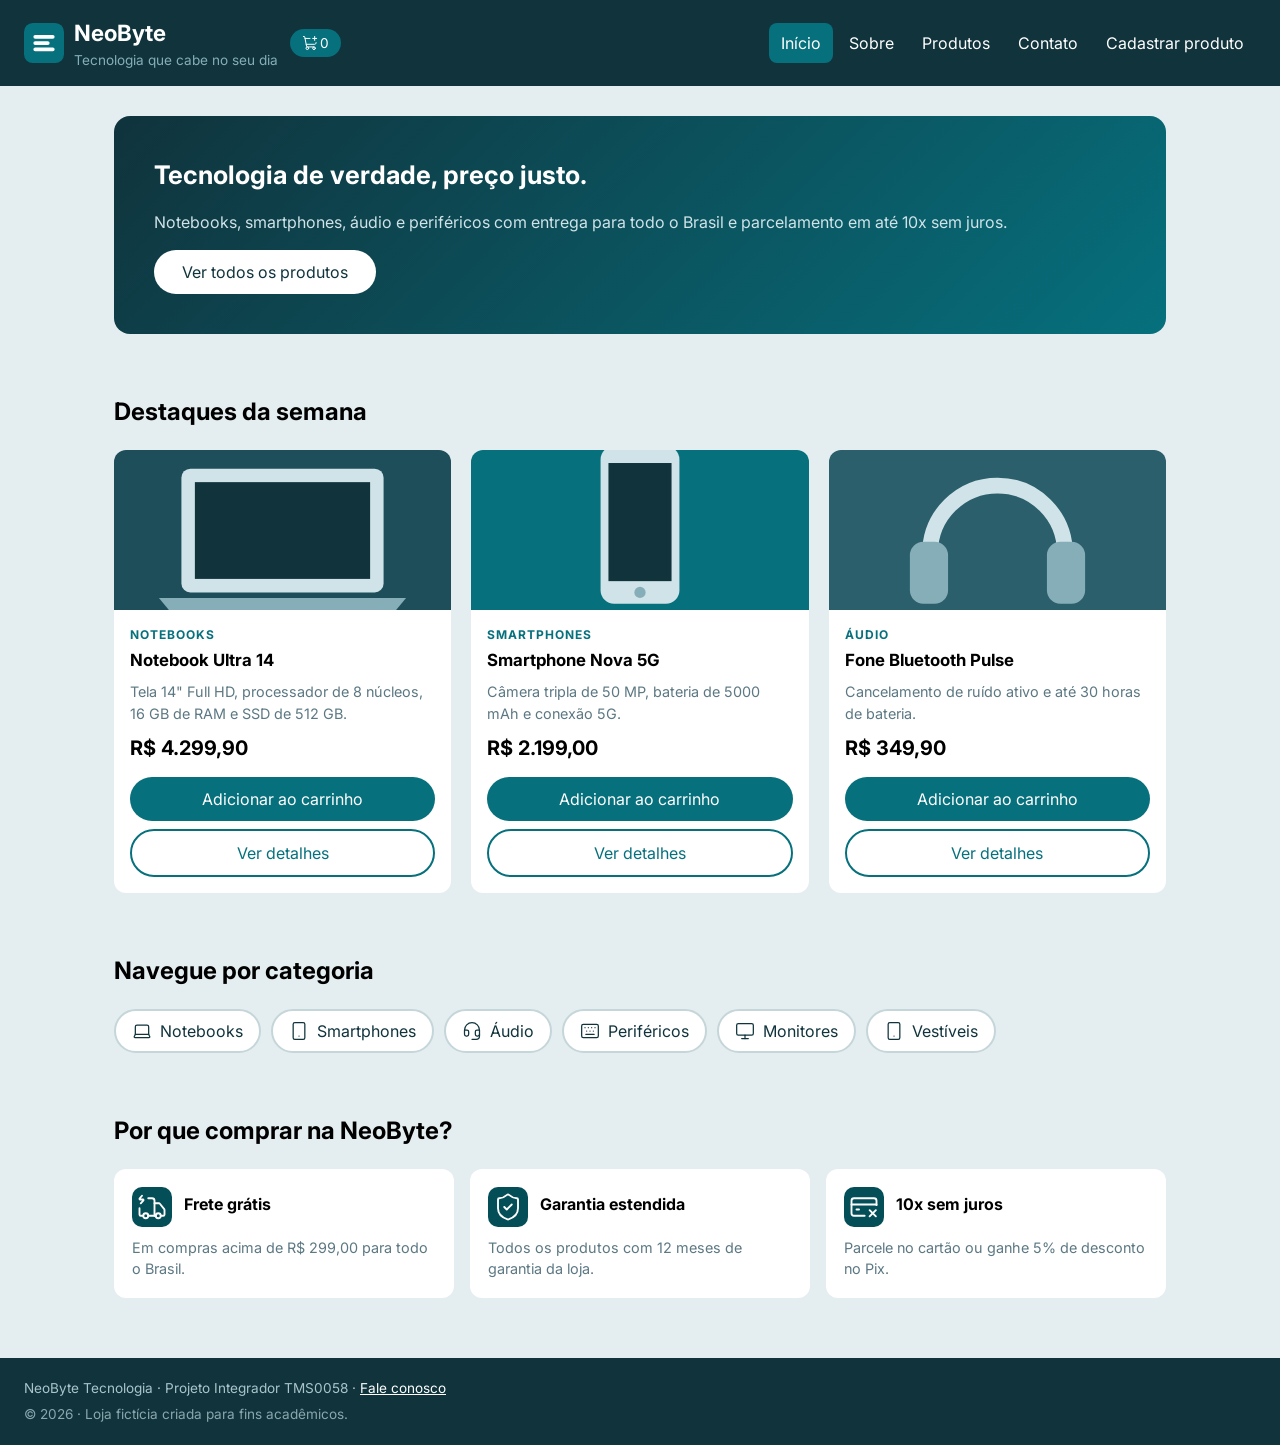
<file: pages/index.html>
<!DOCTYPE html>
<html lang="pt-br">

<head>
    <meta charset="UTF-8">
    <meta name="viewport" content="width=device-width, initial-scale=1.0">
    <meta name="description" content="NeoByte: loja virtual de produtos de tecnologia.">
    <title>Início | NeoByte Tecnologia</title>
    <link rel="icon" href="../img/logo.svg">
    
    <link rel="stylesheet" href="../css/style.css">
</head>

<body>
    
    <header class="topo">
        <div class="topo_barra">
            <a class="topo_marca" href="index.html">
                <img src="../img/logo.svg" alt="Logotipo NeoByte">
                <div>
                    <h1 class="topo_nome">NeoByte</h1>
                    <p class="topo_apoio">Tecnologia que cabe no seu dia</p>
                </div>
            </a>
            <div class="topo_acoes">
                <span class="carrinho" title="Itens no carrinho"><img src="../img/shopping-cart.svg" alt="Icone de Carrinho de Supermercado"> <span id="contador-carrinho">0</span></span>
                <button type="button" class="menu_botao" aria-expanded="false" aria-controls="menu-principal">☰</button>
            </div>
        </div>
        <nav class="menu" id="menu-principal" aria-label="Menu principal">
            <ul class="menu_lista">
                <li><a class="menu_link menu_link--ativo" aria-current="page" href="index.html">Início</a></li>
                <li><a class="menu_link" href="sobre.html">Sobre</a></li>
                <li><a class="menu_link" href="produtos.html">Produtos</a></li>
                <li><a class="menu_link" href="contato.html">Contato</a></li>
                <li><a class="menu_link" href="cadastro.html">Cadastrar produto</a></li>
            </ul>
        </nav>
    </header>

    <!-- Conteúdo principal -->
    <main>
        <section class="secao">
            <div class="destaque-hero">
                <h2>Tecnologia de verdade, preço justo.</h2>
                <p>Notebooks, smartphones, áudio e periféricos com entrega para todo o Brasil e parcelamento em até 10x
                    sem juros.</p>
                <a class="botao botao--claro" href="produtos.html">Ver todos os produtos</a>
            </div>
        </section>

        <section class="secao">
            <h2>Destaques da semana</h2>
            <!-- Os cards são gerados pelo JavaScript a partir do vetor de produtos -->
            <ul class="produtos" id="lista-destaques"></ul>
        </section>

        <section class="secao">
            <h2>Navegue por categoria</h2>
            <ul class="categorias">
                <li><a href="produtos.html?categoria=Notebooks"><img src="../img/laptop.svg" alt=""> Notebooks</a></li>
                <li><a href="produtos.html?categoria=Smartphones"><img src="../img/smartphone-icon.svg" alt=""> Smartphones</a></li>
                <li><a href="produtos.html?categoria=Áudio"><img src="../img/headset.svg" alt=""> Áudio</a></li>
                <li><a href="produtos.html?categoria=Periféricos"><img src="../img/keyboard.svg" alt=""> Periféricos</a></li>
                <li><a href="produtos.html?categoria=Monitores"><img src="../img/monitor-icon.svg" alt=""> Monitores</a></li>
                <li><a href="produtos.html?categoria=Vestíveis"><img src="../img/smartphone-icon.svg" alt=""> Vestíveis</a></li>
            </ul>
        </section>

        <section class="secao">
            <h2>Por que comprar na NeoByte?</h2>
            <ul class="grade-info">
                <li>
                    <div class="card-titulo">
                        <div class="icon-bg">
                            <img src="../img/truck.svg" alt="Imagem de um caminhão">
                        </div>
                        <h3>Frete grátis</h3>
                    </div>
                    <p>Em compras acima de R$ 299,00 para todo o Brasil.</p>
                </li>
                <li>
                    <div class="card-titulo">
                        <div class="icon-bg">
                            <img src="../img/shield.svg" alt="Imagem de um caminhão">
                        </div>
                        <h3>Garantia estendida</h3>
                    </div>

                    <p>Todos os produtos com 12 meses de garantia da loja.</p>
                </li>
                <li>
                    <div class="card-titulo">
                        <div class="icon-bg">
                            <img src="../img/creditcard.svg" alt="Imagem de um caminhão">
                        </div>
                        <h3>10x sem juros</h3>
                    </div>

                    <p>Parcele no cartão ou ganhe 5% de desconto no Pix.</p>
                </li>
            </ul>
        </section>

        <!-- Janela de detalhes do produto (preenchida pelo JavaScript) -->
        <dialog class="detalhes" id="detalhes">
            <img class="detalhes_img produto_figura" src="../img/padrao.svg" alt="">
            <div class="detalhes_corpo">
                <h3 class="detalhes_nome produto_nome"></h3>
                <p class="detalhes_desc produto_texto"></p>
                <dl>
                    <dt>Categoria</dt>
                    <dd class="detalhes_categoria"></dd>
                    <dt>Preço</dt>
                    <dd class="detalhes_preco"></dd>
                    <dt>Parcelamento</dt>
                    <dd class="detalhes_parcela"></dd>
                    <dt>Estoque</dt>
                    <dd class="detalhes_estoque"></dd>
                </dl>
                <button type="button" class="botao" id="fechar-detalhes">Fechar</button>
            </div>
        </dialog>
    </main>

    <!-- Rodapé -->
    <footer class="rodape">
        <p>NeoByte Tecnologia &middot; Projeto Integrador TMS0058 &middot; <a href="contato.html">Fale conosco</a></p>
        <p style="margin-top: 6px; opacity: 0.8;">&copy; 2026 &middot; Loja fictícia criada para fins acadêmicos.</p>
    </footer>

    <script src="../js/produtos.js"></script>
    <script src="../js/loja.js"></script>
</body>

</html>
</file>
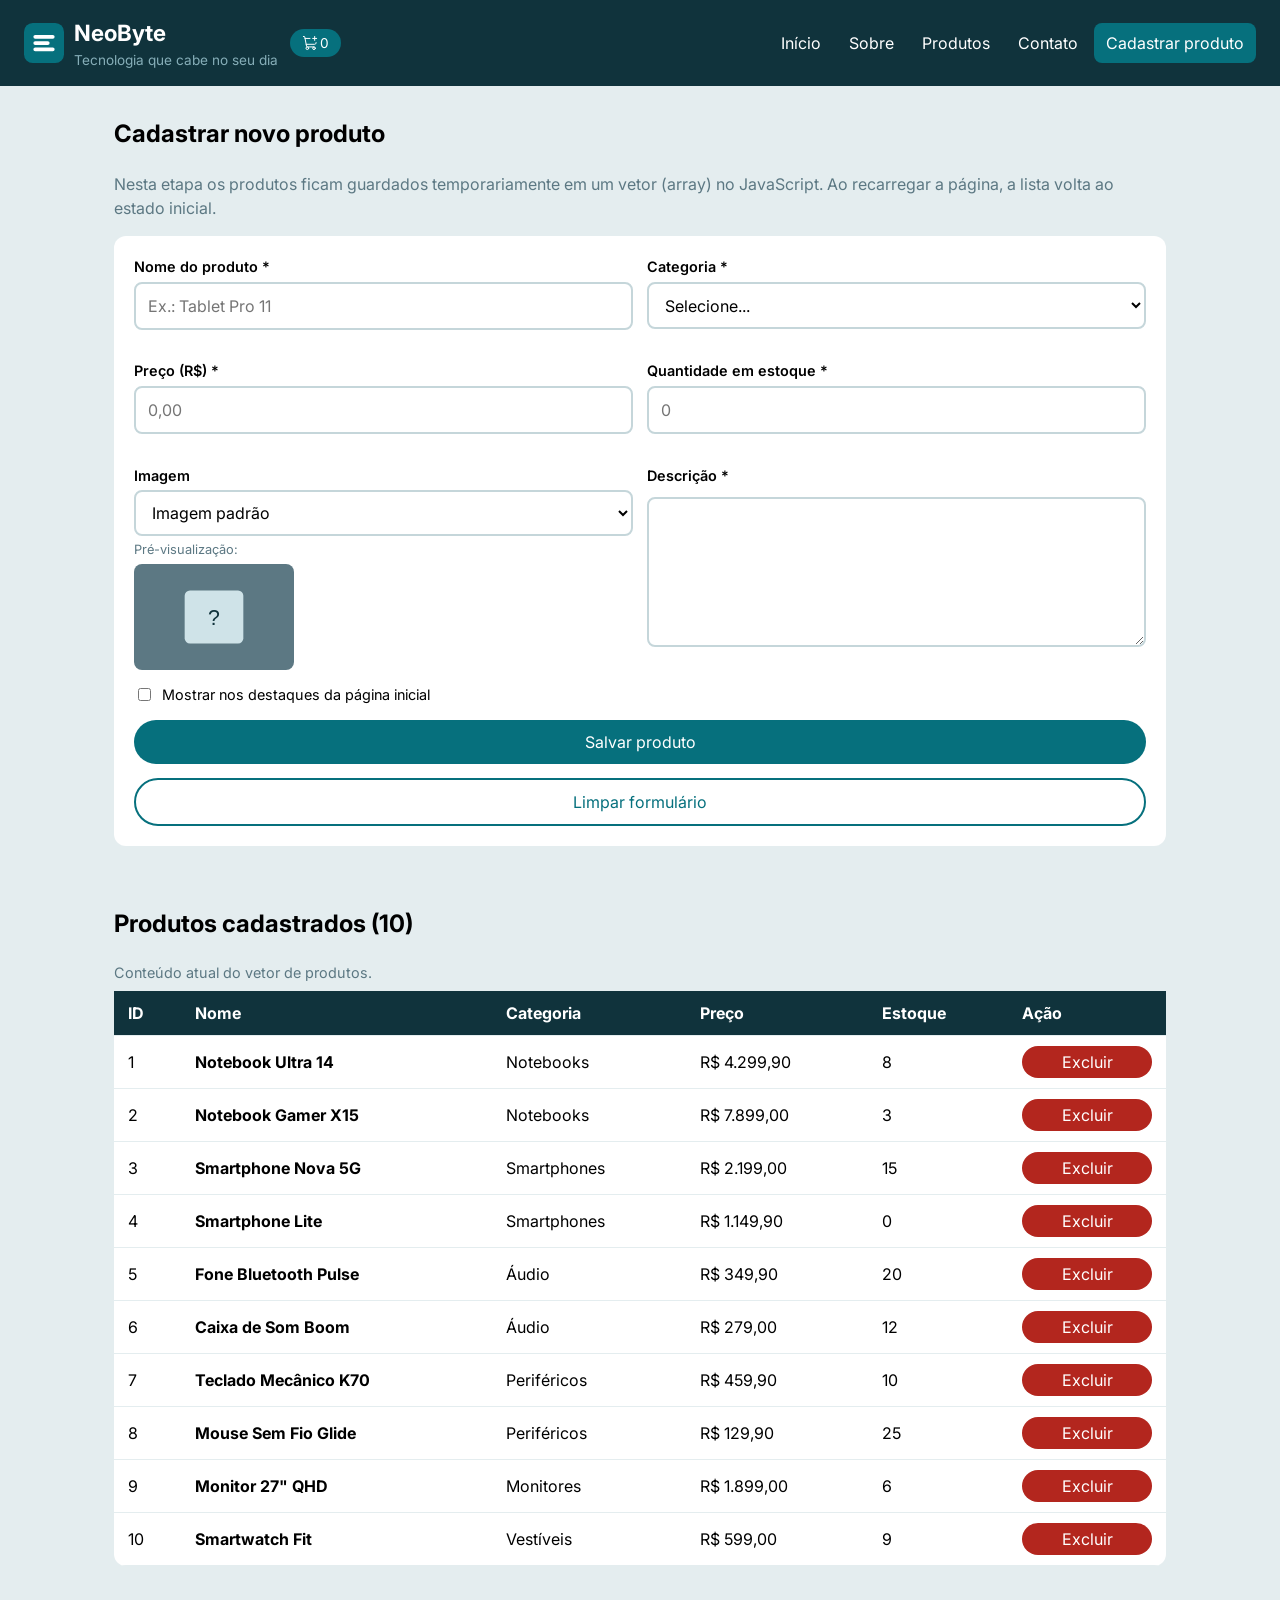
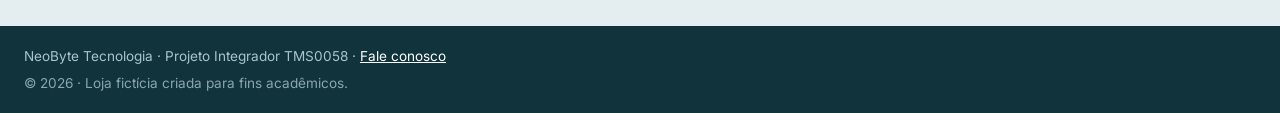
<file: pages/cadastro.html>
<!DOCTYPE html>
<html lang="pt-br">
<head>
    <meta charset="UTF-8">
    <meta name="viewport" content="width=device-width, initial-scale=1.0">
    <meta name="description" content="Cadastro de novos produtos da NeoByte.">
    <title>Cadastrar produto | NeoByte Tecnologia</title>
    <link rel="icon" href="../img/logo.svg">
   
    <link rel="stylesheet" href="../css/style.css">
</head>

<body>
   
    <header class="topo">
        <div class="topo_barra">
            <a class="topo_marca" href="index.html">
                <img src="../img/logo.svg" alt="Logotipo NeoByte">
                <div>
                    <h1 class="topo_nome">NeoByte</h1>
                    <p class="topo_apoio">Tecnologia que cabe no seu dia</p>
                </div>
            </a>
            <div class="topo_acoes">
                <span class="carrinho" title="Itens no carrinho"><img src="../img/shopping-cart.svg" alt="Icone de Carrinho de Supermercado"> <span id="contador-carrinho">0</span></span>
                <button type="button" class="menu_botao" aria-expanded="false" aria-controls="menu-principal">☰</button>
            </div>
        </div>
        <nav class="menu" id="menu-principal" aria-label="Menu principal">
            <ul class="menu_lista">
                <li><a class="menu_link" href="index.html">Início</a></li>
                <li><a class="menu_link" href="sobre.html">Sobre</a></li>
                <li><a class="menu_link" href="produtos.html">Produtos</a></li>
                <li><a class="menu_link" href="contato.html">Contato</a></li>
                <li><a class="menu_link menu_link--ativo" aria-current="page" href="cadastro.html">Cadastrar produto</a></li>
            </ul>
        </nav>
    </header>

   
    <main>
        <section class="secao">
            <h2>Cadastrar novo produto</h2>
            <p style="color: #5c7883; margin-top: 0;">Nesta etapa os produtos ficam guardados temporariamente em um vetor (array) no JavaScript. Ao recarregar a página, a lista volta ao estado inicial.</p>

            <form class="formulario formulario--duas" id="form-cadastro" novalidate>
                <div class="campo">
                    <label for="nome">Nome do produto *</label>
                    <input type="text" id="nome" name="nome" required minlength="3" maxlength="60" placeholder="Ex.: Tablet Pro 11">
                    <p class="campo_erro"></p>
                </div>
                <div class="campo">
                    <label for="categoria">Categoria *</label>
                    <select id="categoria" name="categoria" required>
                        <option value="">Selecione...</option>
                    </select>
                    <p class="campo_erro"></p>
                </div>
                <div class="campo">
                    <label for="preco">Preço (R$) *</label>
                    <input type="number" id="preco" name="preco" required min="0.01" max="100000" step="0.01" placeholder="0,00">
                    <p class="campo_erro"></p>
                </div>
                <div class="campo">
                    <label for="estoque">Quantidade em estoque *</label>
                    <input type="number" id="estoque" name="estoque" required min="0" step="1" placeholder="0">
                    <p class="campo_erro"></p>
                </div>
                <div class="campo">
                    <label for="imagem">Imagem</label>
                    <select id="imagem" name="imagem">
                        <option value="">Imagem padrão</option>
                        <option value="../img/notebook.svg">Notebook</option>
                        <option value="../img/smartphone.svg">Smartphone</option>
                        <option value="../img/fone.svg">Fone de ouvido</option>
                        <option value="../img/caixa-som.svg">Caixa de som</option>
                        <option value="../img/teclado.svg">Teclado</option>
                        <option value="../img/mouse.svg">Mouse</option>
                        <option value="../img/monitor.svg">Monitor</option>
                        <option value="../img/smartwatch.svg">Smartwatch</option>
                    </select>
                    <p class="campo_dica">Pré-visualização:</p>
                    <img id="previa-imagem" src="../img/padrao.svg" alt="Pré-visualização da imagem do produto" style="width: 160px; border-radius: 8px;">
                </div>
                <div class="campo">
                    <label for="descricao">Descrição *</label>
                    <textarea id="descricao" name="descricao" rows="5" required minlength="10" maxlength="200"></textarea>
                    <p class="campo_erro"></p>
                </div>
                <div class="campo campo--inteiro" style="grid-auto-flow: column; justify-content: start; align-items: center; gap: 8px;">
                    <input type="checkbox" id="destaque" name="destaque" style="width: auto;">
                    <label for="destaque" style="font-weight: normal;">Mostrar nos destaques da página inicial</label>
                </div>
                <p class="mensagem" id="mensagem-cadastro" role="status"></p>
                <button type="submit" class="botao">Salvar produto</button>
                <button type="reset" class="botao botao--secundario">Limpar formulário</button>
            </form>
        </section>

        <section class="secao">
            <h2>Produtos cadastrados (<span id="total-produtos">0</span>)</h2>
            <div class="tabela-rolagem">
                <table class="tabela" id="tabela-cadastrados">
                    <caption>Conteúdo atual do vetor de produtos.</caption>
                    <thead>
                        <tr>
                            <th scope="col">ID</th>
                            <th scope="col">Nome</th>
                            <th scope="col">Categoria</th>
                            <th scope="col">Preço</th>
                            <th scope="col">Estoque</th>
                            <th scope="col">Ação</th>
                        </tr>
                    </thead>
                    <tbody></tbody>
                </table>
            </div>
        </section>
    </main>

    
    <footer class="rodape">
        <p>NeoByte Tecnologia &middot; Projeto Integrador TMS0058 &middot; <a href="contato.html">Fale conosco</a></p>
        <p style="margin-top: 6px; opacity: 0.8;">&copy; 2026 &middot; Loja fictícia criada para fins acadêmicos.</p>
    </footer>

    <script src="../js/produtos.js"></script>
    <script src="../js/cadastro.js"></script>
</body>
</html>
</file>
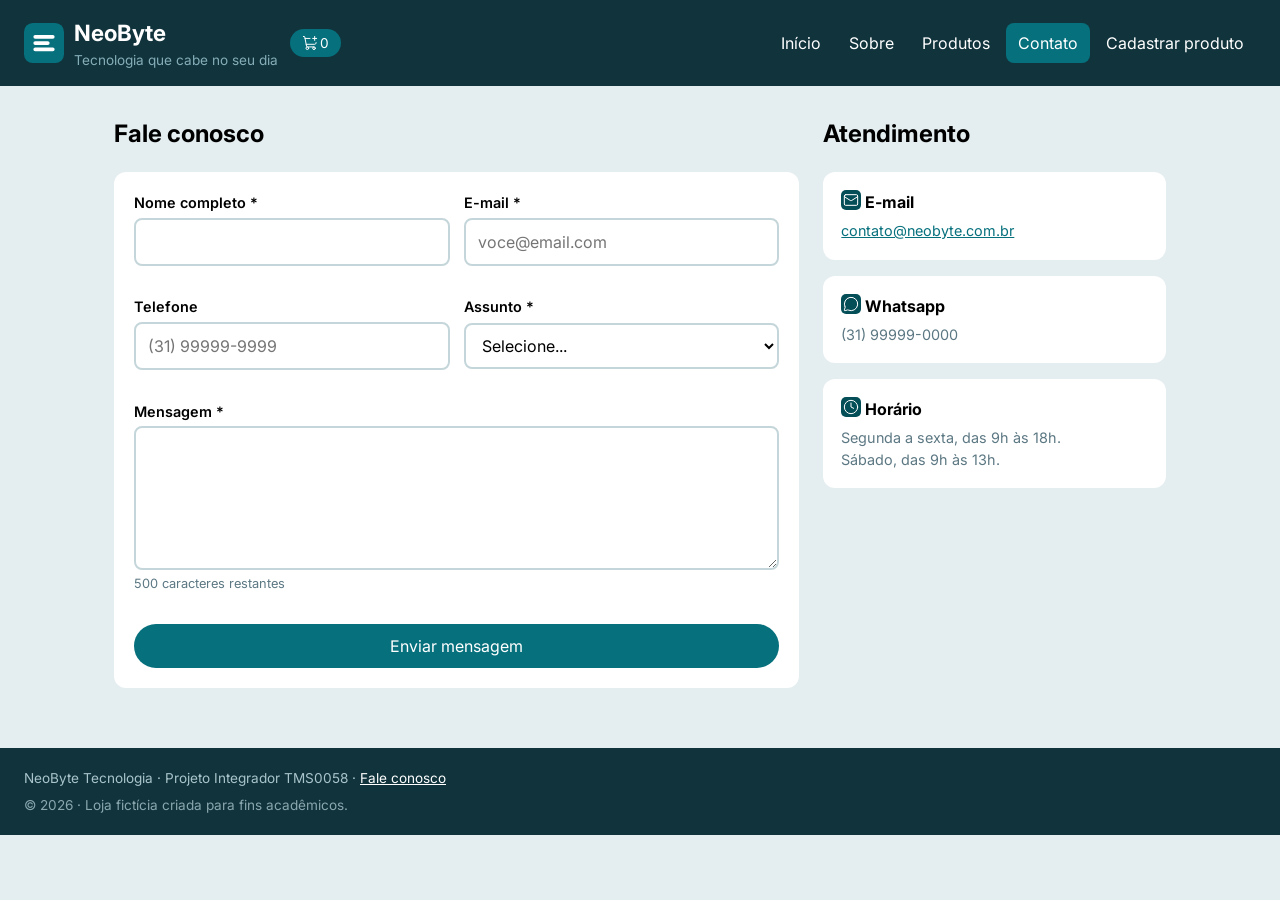
<file: pages/contato.html>
<!DOCTYPE html>
<html lang="pt-br">
<head>
    <meta charset="UTF-8">
    <meta name="viewport" content="width=device-width, initial-scale=1.0">
    <meta name="description" content="Fale com a NeoByte.">
    <title>Contato | NeoByte Tecnologia</title>
    <link rel="icon" href="../img/logo.svg">
  
    <link rel="stylesheet" href="../css/style.css">
</head>

<body>
    
    <header class="topo">
        <div class="topo_barra">
            <a class="topo_marca" href="index.html">
                <img src="../img/logo.svg" alt="Logotipo NeoByte">
                <div>
                    <h1 class="topo_nome">NeoByte</h1>
                    <p class="topo_apoio">Tecnologia que cabe no seu dia</p>
                </div>
            </a>
            <div class="topo_acoes">
                <span class="carrinho" title="Itens no carrinho"><img src="../img/shopping-cart.svg" alt="Icone de Carrinho de Supermercado"> <span id="contador-carrinho">0</span></span>
                <button type="button" class="menu_botao" aria-expanded="false" aria-controls="menu-principal">☰ Menu</button>
            </div>
        </div>
        <nav class="menu" id="menu-principal" aria-label="Menu principal">
            <ul class="menu_lista">
                <li><a class="menu_link" href="index.html">Início</a></li>
                <li><a class="menu_link" href="sobre.html">Sobre</a></li>
                <li><a class="menu_link" href="produtos.html">Produtos</a></li>
                <li><a class="menu_link menu_link--ativo" aria-current="page" href="contato.html">Contato</a></li>
                <li><a class="menu_link" href="cadastro.html">Cadastrar produto</a></li>
            </ul>
        </nav>
    </header>

  
    <main>
        <section class="secao layout-contato">
            <div>
                <h2>Fale conosco</h2>
                
                <form class="formulario formulario--duas" id="form-contato" novalidate>
                    <div class="campo">
                        <label for="nome-contato">Nome completo *</label>
                        <input type="text" id="nome-contato" name="nome" required minlength="3" maxlength="80" autocomplete="name">
                        <p class="campo_erro"></p>
                    </div>
                    <div class="campo">
                        <label for="email">E-mail *</label>
                        <input type="email" id="email" name="email" required placeholder="voce@email.com" autocomplete="email">
                        <p class="campo_erro"></p>
                    </div>
                    <div class="campo">
                        <label for="telefone">Telefone</label>
                        <input type="tel" id="telefone" name="telefone" placeholder="(31) 99999-9999"
                               pattern="\(?\d{2}\)?\s?\d{4,5}-?\d{4}" autocomplete="tel">
                        <p class="campo_erro"></p>
                    </div>
                    <div class="campo">
                        <label for="assunto">Assunto *</label>
                        <select id="assunto" name="assunto" required>
                            <option value="">Selecione...</option>
                            <option value="duvida">Dúvida sobre produto</option>
                            <option value="pedido">Acompanhar pedido</option>
                            <option value="troca">Troca ou devolução</option>
                            <option value="outro">Outro assunto</option>
                        </select>
                        <p class="campo_erro"></p>
                    </div>
                    <div class="campo campo--inteiro">
                        <label for="mensagem">Mensagem *</label>
                        <textarea id="mensagem" name="mensagem" rows="5" required minlength="15" maxlength="500"></textarea>
                        <p class="campo_dica" id="contador-caracteres">500 caracteres restantes</p>
                        <p class="campo_erro"></p>
                    </div>
                    <p class="mensagem" id="mensagem-contato" role="status"></p>
                    <button type="submit" class="botao">Enviar mensagem</button>
                </form>
            </div>

            <aside>
                <h2>Atendimento</h2>
                <ul class="grade-info" style="grid-template-columns: 1fr;">
                    <li>
                        <h3><div class="contatos-icons"><img src="../img/mail.svg" alt="Icone de Caixa de Mensagem"></div> E-mail</h3>
                        <p><a href="mailto:contato@neobyte.com.br">contato@neobyte.com.br</a></p>
                    </li>
                    <li>
                        <h3><div class="contatos-icons"><img src="../img/whatsapp.svg" alt="Icone de Balão de Mensagem"></div> Whatsapp</h3>
                        <p>(31) 99999-0000</p>
                    </li>
                    <li>
                        <h3><div class="contatos-icons"><img src="../img/clock.svg" alt="Icone de Relógio"></div> Horário</h3>
                        <p>Segunda a sexta, das 9h às 18h.<br>Sábado, das 9h às 13h.</p>
                    </li>
                </ul>
            </aside>
        </section>
    </main>

    
    <footer class="rodape">
        <p>NeoByte Tecnologia &middot; Projeto Integrador TMS0058 &middot; <a href="contato.html">Fale conosco</a></p>
        <p style="margin-top: 6px; opacity: 0.8;">&copy; 2026 &middot; Loja fictícia criada para fins acadêmicos.</p>
    </footer>

    <script src="../js/produtos.js"></script>
    <script src="../js/contato.js"></script>
</body>
</html>
</file>
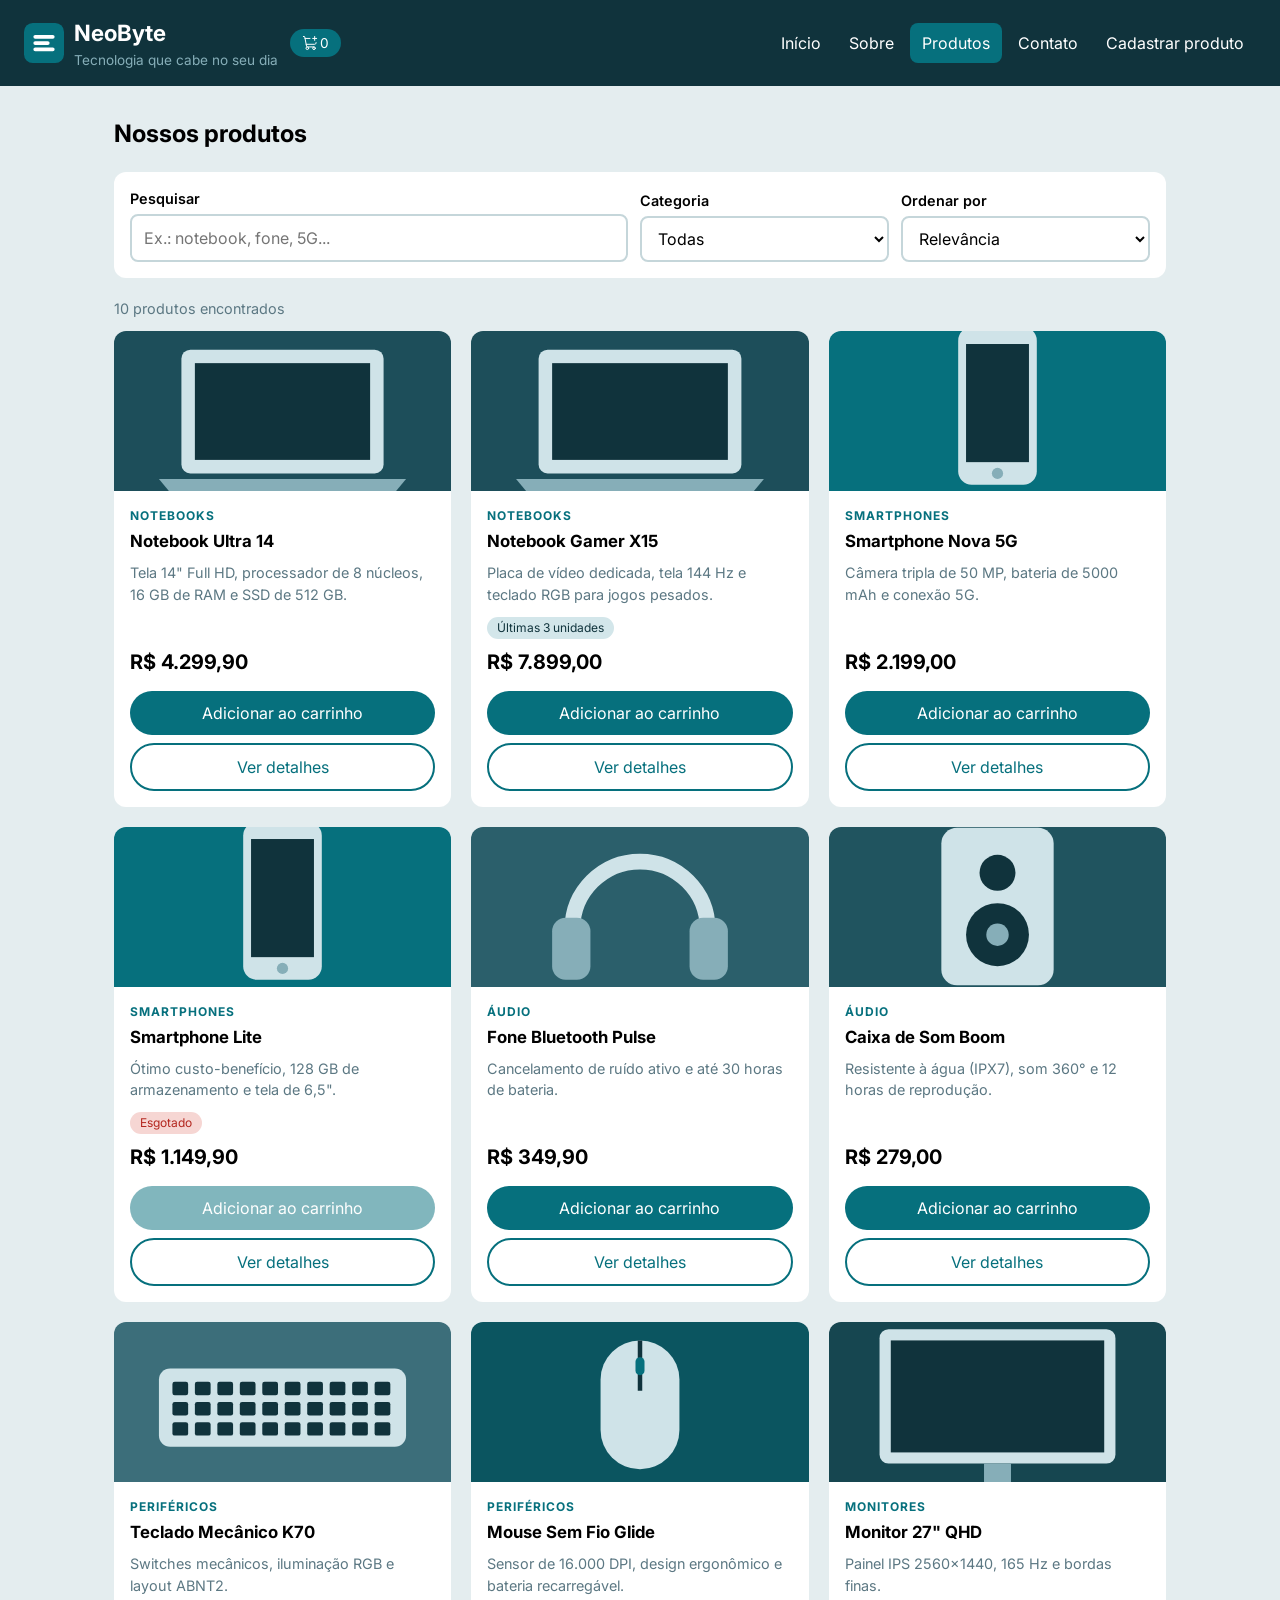
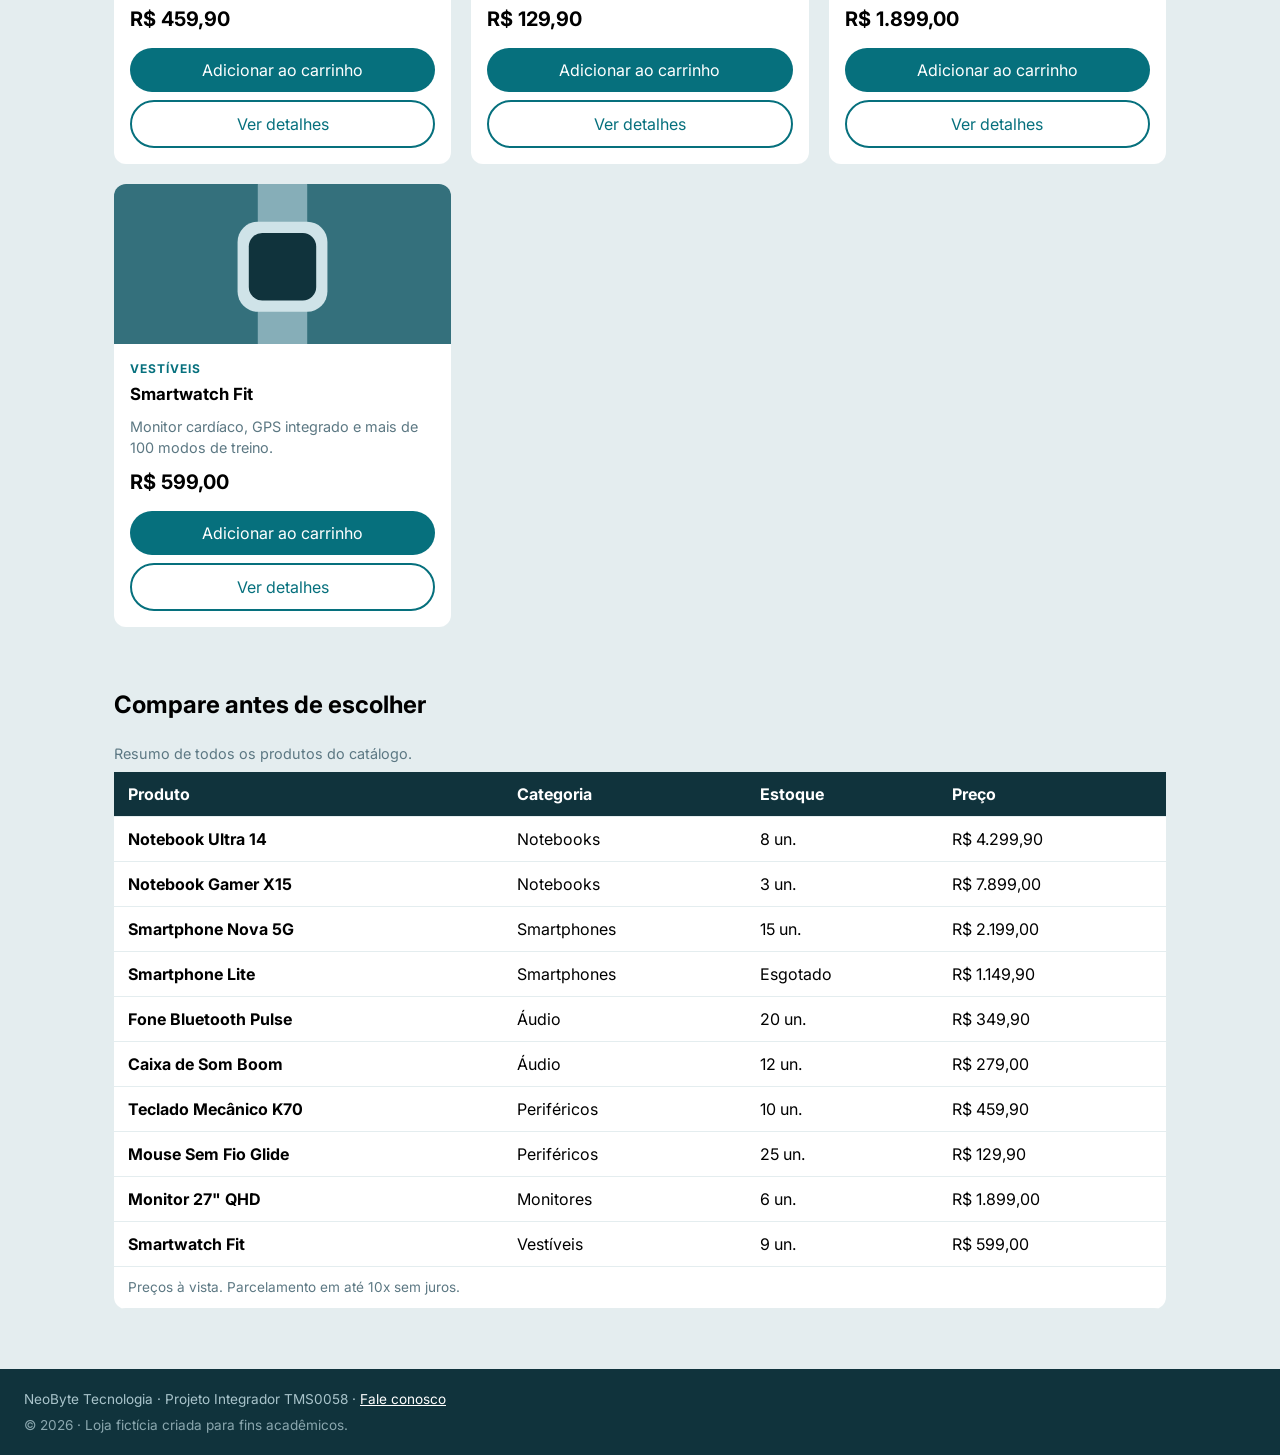
<file: pages/produtos.html>
<!DOCTYPE html>
<html lang="pt-br">
<head>
    <meta charset="UTF-8">
    <meta name="viewport" content="width=device-width, initial-scale=1.0">
    <meta name="description" content="Catálogo de produtos de tecnologia da NeoByte.">
    <title>Produtos | NeoByte Tecnologia</title>
    <link rel="icon" href="../img/logo.svg">
    
    <link rel="stylesheet" href="../css/style.css">
</head>

<body>
    
    <header class="topo">
        <div class="topo_barra">
            <a class="topo_marca" href="index.html">
                <img src="../img/logo.svg" alt="Logotipo NeoByte">
                <div>
                    <h1 class="topo_nome">NeoByte</h1>
                    <p class="topo_apoio">Tecnologia que cabe no seu dia</p>
                </div>
            </a>
            <div class="topo_acoes">
                <span class="carrinho" title="Itens no carrinho"><img src="../img/shopping-cart.svg" alt="Icone de Carrinho de Supermercado"> <span id="contador-carrinho">0</span></span>
                <button type="button" class="menu_botao" aria-expanded="false" aria-controls="menu-principal">☰ Menu</button>
            </div>
        </div>
        <nav class="menu" id="menu-principal" aria-label="Menu principal">
            <ul class="menu_lista">
                <li><a class="menu_link" href="index.html">Início</a></li>
                <li><a class="menu_link" href="sobre.html">Sobre</a></li>
                <li><a class="menu_link menu_link--ativo" aria-current="page" href="produtos.html">Produtos</a></li>
                <li><a class="menu_link" href="contato.html">Contato</a></li>
                <li><a class="menu_link" href="cadastro.html">Cadastrar produto</a></li>
            </ul>
        </nav>
    </header>

    
    <main>
        <section class="secao">
            <h2>Nossos produtos</h2>

            
            <form class="filtros" role="search" onsubmit="return false;">
                <div class="campo">
                    <label for="busca">Pesquisar</label>
                    <input type="search" id="busca" placeholder="Ex.: notebook, fone, 5G...">
                </div>
                <div class="campo">
                    <label for="filtro-categoria">Categoria</label>
                    <select id="filtro-categoria">
                        <option value="todas">Todas</option>
                    </select>
                </div>
                <div class="campo">
                    <label for="ordem">Ordenar por</label>
                    <select id="ordem">
                        <option value="padrao">Relevância</option>
                        <option value="menor-preco">Menor preço</option>
                        <option value="maior-preco">Maior preço</option>
                        <option value="nome">Nome (A-Z)</option>
                    </select>
                </div>
            </form>

            <p class="resultado-info" id="resultado-info" aria-live="polite"></p>

            <!-- lista preenchida pelo js (laço de repetição sobre o vetor) -->
            <ul class="produtos" id="lista-produtos"></ul>
        </section>

        <section class="secao">
            <h2>Compare antes de escolher</h2>
            <div class="tabela-rolagem">
                <table class="tabela" id="tabela-produtos">
                    <caption>Resumo de todos os produtos do catálogo.</caption>
                    <thead>
                        <tr>
                            <th scope="col">Produto</th>
                            <th scope="col">Categoria</th>
                            <th scope="col">Estoque</th>
                            <th scope="col">Preço</th>
                        </tr>
                    </thead>
                    <tbody></tbody>
                    <tfoot>
                        <tr><td colspan="4">Preços à vista. Parcelamento em até 10x sem juros.</td></tr>
                    </tfoot>
                </table>
            </div>
        </section>

    <!-- janela de detalhes do produto (preenchida pelo js) -->
    <dialog class="detalhes" id="detalhes">
        <img class="detalhes_img produto_figura" src="../img/padrao.svg" alt="">
        <div class="detalhes_corpo">
            <h3 class="detalhes_nome produto_nome"></h3>
            <p class="detalhes_desc produto_texto"></p>
            <dl>
                <dt>Categoria</dt><dd class="detalhes_categoria"></dd>
                <dt>Preço</dt><dd class="detalhes_preco"></dd>
                <dt>Parcelamento</dt><dd class="detalhes_parcela"></dd>
                <dt>Estoque</dt><dd class="detalhes_estoque"></dd>
            </dl>
            <button type="button" class="botao" id="fechar-detalhes">Fechar</button>
        </div>
    </dialog>
    </main>

    <!-- footer -->
    <footer class="rodape">
        <p>NeoByte Tecnologia &middot; Projeto Integrador TMS0058 &middot; <a href="contato.html">Fale conosco</a></p>
        <p style="margin-top: 6px; opacity: 0.8;">&copy; 2026 &middot; Loja fictícia criada para fins acadêmicos.</p>
    </footer>

    <script src="../js/produtos.js"></script>
    <script src="../js/loja.js"></script>
</body>
</html>
</file>
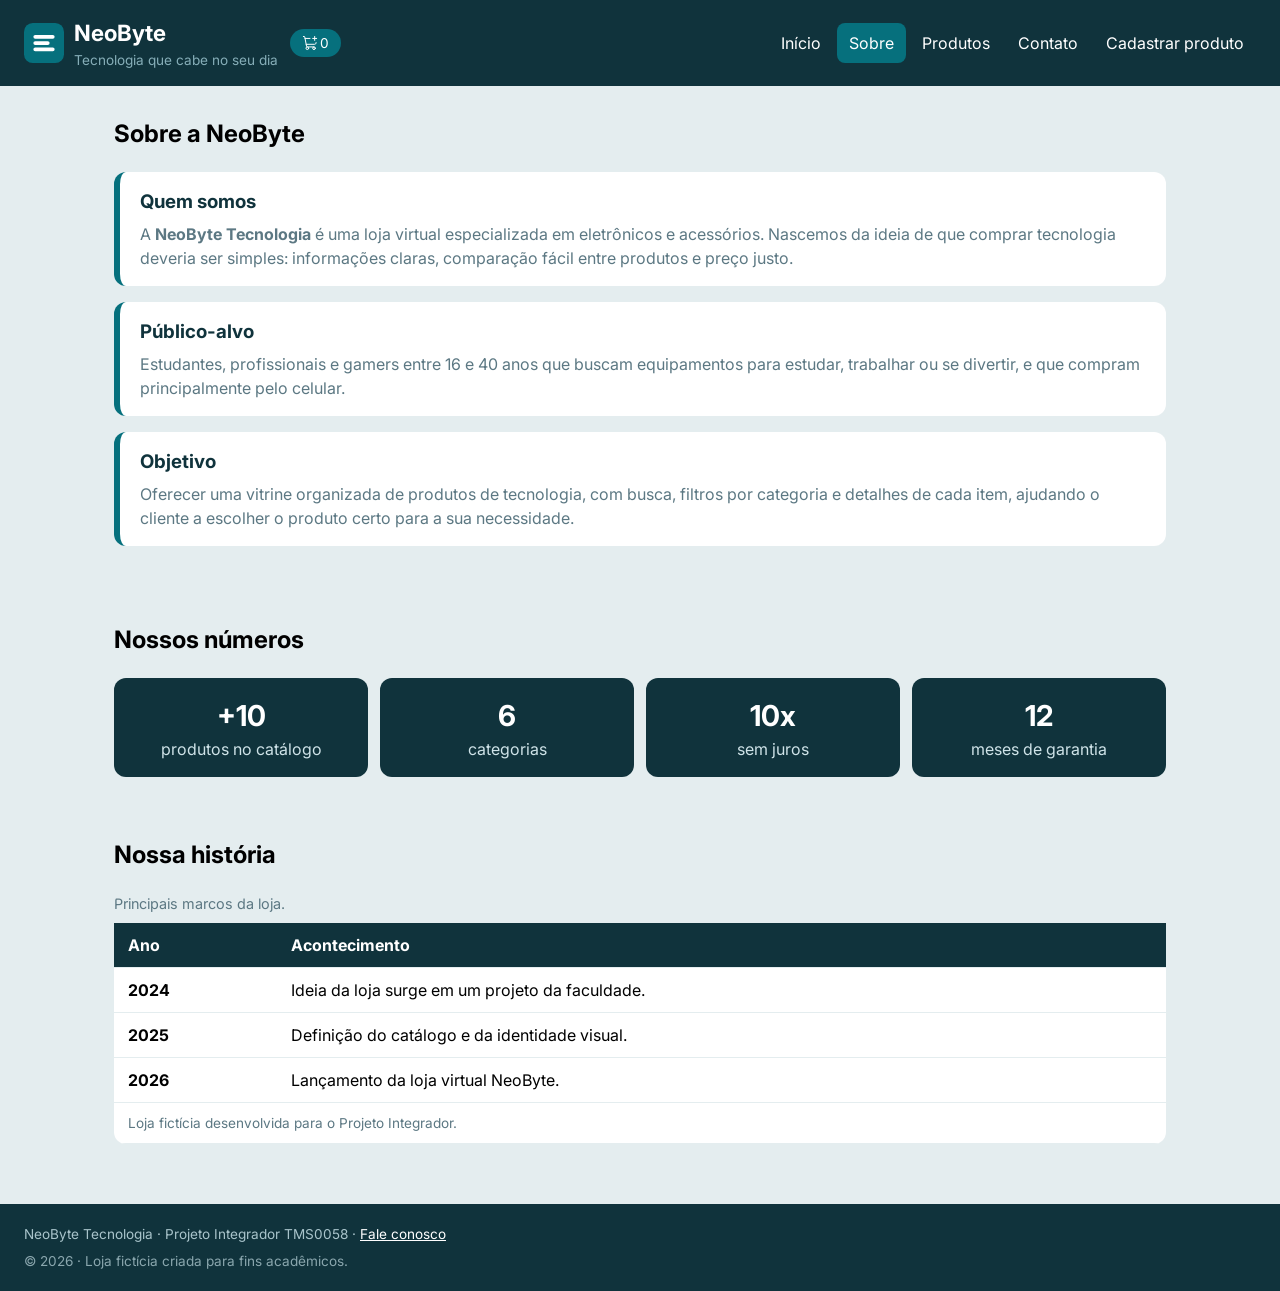
<file: pages/sobre.html>
<!DOCTYPE html>
<html lang="pt-br">
<head>
    <meta charset="UTF-8">
    <meta name="viewport" content="width=device-width, initial-scale=1.0">
    <meta name="description" content="Conheça a NeoByte, seu público e objetivo.">
    <title>Sobre | NeoByte Tecnologia</title>
    <link rel="icon" href="../img/logo.svg">
    
    <link rel="stylesheet" href="../css/style.css">

    <style>
        .sobre_bloco {
            background-color: #ffffff;
            border-left: 6px solid #06707D;
            border-radius: 12px;
            padding: 16px 20px;
            margin-bottom: 16px;
        }
        .sobre_bloco h3 { margin: 0 0 6px; color: #10333c; }
        .sobre_bloco p { margin: 0; color: #5c7883; }

        .numeros {
            list-style: none;
            padding: 0;
            margin: 0;
            display: grid;
            grid-template-columns: 1fr 1fr;
            gap: 12px;
        }
        .numeros li {
            background-color: #10333c;
            color: #cfe3e8;
            border-radius: 12px;
            padding: 16px;
            text-align: center;
        }
        .numeros strong { display: block; font-size: 1.8rem; color: #ffffff; }

        @media (min-width: 900px) {
            .numeros { grid-template-columns: repeat(4, 1fr); }
        }
    </style>
</head>

<body>
    
    <header class="topo">
        <div class="topo_barra">
            <a class="topo_marca" href="index.html">
                <img src="../img/logo.svg" alt="Logotipo NeoByte">
                <div>
                    <h1 class="topo_nome">NeoByte</h1>
                    <p class="topo_apoio">Tecnologia que cabe no seu dia</p>
                </div>
            </a>
            <div class="topo_acoes">
                <span class="carrinho" title="Itens no carrinho"><img src="../img/shopping-cart.svg" alt="Icone de Carrinho de Supermercado"> <span id="contador-carrinho">0</span></span>
                <button type="button" class="menu_botao" aria-expanded="false" aria-controls="menu-principal">☰ Menu</button>
            </div>
        </div>
        <nav class="menu" id="menu-principal" aria-label="Menu principal">
            <ul class="menu_lista">
                <li><a class="menu_link" href="index.html">Início</a></li>
                <li><a class="menu_link menu_link--ativo" aria-current="page" href="sobre.html">Sobre</a></li>
                <li><a class="menu_link" href="produtos.html">Produtos</a></li>
                <li><a class="menu_link" href="contato.html">Contato</a></li>
                <li><a class="menu_link" href="cadastro.html">Cadastrar produto</a></li>
            </ul>
        </nav>
    </header>

   
    <main>
        <section class="secao">
            <h2>Sobre a NeoByte</h2>
            <article class="sobre_bloco">
                <h3>Quem somos</h3>
                <p>A <strong>NeoByte Tecnologia</strong> é uma loja virtual especializada em eletrônicos e acessórios.
                   Nascemos da ideia de que comprar tecnologia deveria ser simples: informações claras, comparação fácil
                   entre produtos e preço justo.</p>
            </article>

            <article class="sobre_bloco">
                <h3>Público-alvo</h3>
                <p>Estudantes, profissionais e gamers entre 16 e 40 anos que buscam equipamentos para estudar,
                   trabalhar ou se divertir, e que compram principalmente pelo celular.</p>
            </article>

            <article class="sobre_bloco">
                <h3>Objetivo</h3>
                <p>Oferecer uma vitrine organizada de produtos de tecnologia, com busca, filtros por categoria e
                   detalhes de cada item, ajudando o cliente a escolher o produto certo para a sua necessidade.</p>
            </article>
        </section>

        <section class="secao">
            <h2>Nossos números</h2>
            <ul class="numeros">
                <li><strong>+10</strong> produtos no catálogo</li>
                <li><strong>6</strong> categorias</li>
                <li><strong>10x</strong> sem juros</li>
                <li><strong>12</strong> meses de garantia</li>
            </ul>
        </section>

        <section class="secao">
            <h2>Nossa história</h2>
            <div class="tabela-rolagem">
                <table class="tabela">
                    <caption>Principais marcos da loja.</caption>
                    <thead>
                        <tr>
                            <th scope="col">Ano</th>
                            <th scope="col">Acontecimento</th>
                        </tr>
                    </thead>
                    <tbody>
                        <tr><th scope="row">2024</th><td>Ideia da loja surge em um projeto da faculdade.</td></tr>
                        <tr><th scope="row">2025</th><td>Definição do catálogo e da identidade visual.</td></tr>
                        <tr><th scope="row">2026</th><td>Lançamento da loja virtual NeoByte.</td></tr>
                    </tbody>
                    <tfoot>
                        <tr><td colspan="2">Loja fictícia desenvolvida para o Projeto Integrador.</td></tr>
                    </tfoot>
                </table>
            </div>
        </section>
    </main>

    <!-- footer -->
    <footer class="rodape">
        <p>NeoByte Tecnologia &middot; Projeto Integrador TMS0058 &middot; <a href="contato.html">Fale conosco</a></p>
        <p style="margin-top: 6px; opacity: 0.8;">&copy; 2026 &middot; Loja fictícia criada para fins acadêmicos.</p>
    </footer>

    <script src="../js/produtos.js"></script>
</body>
</html>
</file>
<file: css/style.css>
/* =========================================================
   NeoByte Tecnologia - Folha de estilo EXTERNA
   Abordagem Mobile First: estilos base para celular,
   media queries (min-width) ampliam para tablet/computador.
   ========================================================= */
@import url('https://fonts.googleapis.com/css2?family=Inter:ital,opsz,wght@0,14..32,100..900;1,14..32,100..900&display=swap');

:root {
    --fundo: #e4edef;
    --escuro: #10333c;
    --apoio: #86aeb8;
    --texto-suave: #5c7883;
    --destaque: #06707D;
    --destaque-hover: #044e58;
    --papel: #ffffff;
    --erro: #b3261e;
    --sucesso: #1e7b4a;
}

* { box-sizing: border-box; }

body {
    margin: 0;
    background-color: var(--fundo);
    color: black;
    font-family: "Inter", sans-serif;
    line-height: 1.5;
}

img {

    max-width: 100%; display: block; 

}

a { 
    color: var(--destaque); 
}

/* ---------- Cabeçalho e menu ---------- */
.topo {
    background-color: var(--escuro);
    color: #ffffff;
    padding: 16px 24px;
    position: sticky;
    top: 0;
    z-index: 10;
}

.topo_barra {
    display: flex;
    align-items: center;
    justify-content: space-between;
    gap: 12px;
}

.topo_marca {
    display: flex;
    align-items: center;
    gap: 10px;
    color: inherit;
    text-decoration: none;
}

.topo_marca img { width: 40px; height: 40px; }

.topo_nome {
    margin: 0;
    font-size: 1.4rem;
}

.topo_apoio {
    margin: 0;
    color: var(--apoio);
    font-size: 0.85rem;
}

.topo_acoes {
    display: flex;
    align-items: center;
    gap: 10px;
}

.carrinho {
    background-color: var(--destaque);
    color: #fff;
    display: flex;
    gap: 2px;
    border-radius: 80px;
    padding: 4px 12px;
    font-size: 0.85rem;
    white-space: nowrap;
}

.menu_botao {
    font: inherit;
    background: transparent;
    color: #fff;
    border: 2px solid var(--apoio);
    border-radius: 8px;
    padding: 4px 10px;
    cursor: pointer;
}

.menu {
    display: none;            /* escondido no celular até clicar no botão */
    margin-top: 12px;
}

.menu.aberto { display: block; }

.menu_lista {
    list-style: none;
    margin: 0;
    padding: 0;
    display: flex;
    flex-direction: column;
    gap: 4px;
}

.menu_link {
    display: block;
    padding: 8px 12px;
    border-radius: 8px;
    color: #fff;
    text-decoration: none;
}

.menu_link:hover,
.menu_link--ativo {
    background-color: var(--destaque);
}

/* ---------- Seções gerais ---------- */
.secao {
    padding: 30px 24px;
    max-width: 1100px;
    margin: 0 auto;
}

.secao h2 { margin-top: 0; }

.destaque-hero {
    background: linear-gradient(135deg, var(--escuro), var(--destaque));
    color: #fff;
    border-radius: 16px;
    padding: 28px 22px;
}

.destaque-hero h2 { font-size: 1.6rem; margin-bottom: 8px; }
.destaque-hero p { color: #cfe3e8; }

.botao {
    font: inherit;
    width: 100%;
    padding: 10px;
    background-color: var(--destaque);
    color: white;
    border: none;
    border-radius: 80px;
    cursor: pointer;
    text-align: center;
    text-decoration: none;
    display: inline-block;
}

.botao:hover { background-color: var(--destaque-hover); }

.botao--claro {
    background-color: #fff;
    color: var(--escuro);
}

.botao--claro:hover { background-color: #cfe3e8; }

.botao--secundario {
    background-color: transparent;
    color: var(--destaque);
    border: 2px solid var(--destaque);
}

.botao--secundario:hover { background-color: #d3e6ea; }

.botao--perigo { background-color: var(--erro); }
.botao--perigo:hover { background-color: #8c1d17; }

/* ---------- Cards de produto ---------- */
.produtos {
    list-style: none;
    margin: 0;
    padding: 0;
    display: grid;
    grid-template-columns: 1fr;   /* 1 coluna no celular */
    gap: 20px;
}

.produto {
    background-color: white;
    border-radius: 12px;
    overflow: hidden;
    display: flex;
    flex-direction: column;
}

.produto_figura {
    height: 160px;
    width: 100%;
    object-fit: cover;
}

.produto_corpo {
    padding: 16px;
    display: flex;
    flex-direction: column;
    flex: 1;
}

.produto_categoria {
    margin: 0 0 4px;
    font-size: 0.75rem;
    text-transform: uppercase;
    letter-spacing: 1px;
    color: var(--destaque);
    font-weight: bold;
}

.produto_nome {
    margin: 0px;
    font-size: 1.05rem;
}

.produto_texto {
    margin: 8px 0;
    color: var(--texto-suave);
    font-size: 0.9rem;
    flex: 1;
}

.produto_preco {
    margin: 0 0 14px;
    font-size: 1.25rem;
    font-weight: bold;
}

.produto_botoes {
    display: grid;
    gap: 8px;
}

.selo {
    display: inline-block;
    font-size: 0.75rem;
    padding: 2px 10px;
    border-radius: 80px;
    background-color: #d3e6ea;
    color: var(--escuro);
    margin-bottom: 8px;
}

.selo--esgotado { background-color: #f6d6d3; color: var(--erro); }

/* ---------- Filtros ---------- */
.filtros {
    background-color: var(--papel);
    border-radius: 12px;
    padding: 16px;
    display: grid;
    gap: 12px;
    margin-bottom: 20px;
}

.resultado-info {
    color: var(--texto-suave);
    font-size: 0.9rem;
    margin: 0 0 12px;
}

.vazio {
    background: var(--papel);
    padding: 24px;
    border-radius: 12px;
    text-align: center;
    color: var(--texto-suave);
}

/* ---------- Tabelas ---------- */
.tabela-rolagem { overflow-x: auto; }

.tabela {
    width: 100%;
    min-width: 520px;
    border-collapse: collapse;
    background-color: var(--papel);
    border-radius: 12px;
    overflow: hidden;
}

.tabela caption {
    text-align: left;
    padding: 0 0 8px;
    color: var(--texto-suave);
    font-size: 0.9rem;
}

.tabela th,
.tabela td {
    padding: 10px 14px;
    text-align: left;
    border-bottom: 1px solid var(--fundo);
}

.tabela thead th {
    background-color: var(--escuro);
    color: #fff;
}

.tabela tfoot td {
    font-size: 0.85rem;
    color: var(--texto-suave);
}

/* ---------- Formulários ---------- */
.formulario {
    background-color: var(--papel);
    border-radius: 12px;
    padding: 20px;
    display: grid;
    gap: 14px;
}

.campo { 
    display: grid; gap: 4px; 
}

.campo label { 
    font-weight: 600; font-size: 0.9rem; 
}

.campo input,
.campo select,
.campo textarea {
    font: inherit;
    padding: 10px 12px;
    border: 2px solid #c5d6da;
    border-radius: 8px;
    background: #fff;
    width: 100%;
}

.campo input:focus,
.campo select:focus,
.campo textarea:focus {
    outline: none;
    border-color: var(--destaque);
}

.campo--erro input,
.campo--erro select,
.campo--erro textarea { 
    border-color: var(--erro); 
}

.campo_erro {
    color: var(--erro);
    font-size: 0.8rem;
    min-height: 1em;
    margin: 0;
}

.campo_dica { color: var(--texto-suave); font-size: 0.8rem; margin: 0; }

.mensagem {
    padding: 12px 16px;
    border-radius: 8px;
    margin: 0;
    display: none;
}

.mensagem--sucesso { display: block; background: #d7efe2; color: var(--sucesso); }
.mensagem--erro { display: block; background: #f6d6d3; color: var(--erro); }

/* ---------- Listas informativas ---------- */

.card-titulo {
    display: flex;
    align-items: center;
    gap: 12px;
    margin-bottom: 10px;
}
.icon-bg {
    background-color: #044e58;
    width: 40px;
    height: 40px;
    display: flex;
    align-items: center;
    justify-content: center;
    border-radius: 10px;
}

.icon-bg img {
    height: 30px;
    width: 30px;
}
.grade-info {
    list-style: none;
    padding: 0;
    margin: 0;
    display: grid;
    gap: 16px;
}

.grade-info h3 {
    display: flex;
    gap: 4px;
}

.contatos-icons {
    background-color: #044e58;
    width: 20px;
    height: 20px;
    display: flex;
    align-items: center;
    justify-content: center;
    border-radius: 5px;
}

.grade-info li {
    background: var(--papel);
    border-radius: 12px;
    padding: 18px;
}

.grade-info h3 { margin: 0 0 6px; font-size: 1rem; }
.grade-info p { margin: 0; color: var(--texto-suave); font-size: 0.9rem; }

.categorias {
    list-style: none;
    padding: 0;
    margin: 0;
    display: flex;
    flex-wrap: wrap;
    gap: 10px;
    
}


.categorias a {
    display: inline-flex;
    align-items: center;
    gap: 8px;

    padding: 8px 16px;
    border-radius: 80px;
    background: var(--papel);
    text-decoration: none;
    color: var(--escuro);
    border: 2px solid #c5d6da;
}

.categorias a img {
    width: 20px;
    height: 20px;
    display: inline-block;
    flex-shrink: 0;
}

.categorias a:hover { border-color: var(--destaque); }

/* ---------- Janela de detalhes (dialog) ---------- */
.detalhes {
    border: none;
    border-radius: 16px;
    padding: 0;
    width: min(92vw, 520px);
}

.detalhes::backdrop { background: rgba(16, 51, 60, 0.6); }

.detalhes_corpo { padding: 20px; }

.detalhes dl {
    display: grid;
    grid-template-columns: auto 1fr;
    gap: 6px 14px;
    margin: 12px 0 18px;
}

.detalhes dt { font-weight: 600; }
.detalhes dd { margin: 0; color: var(--texto-suave); }

/* ---------- Rodapé ---------- */
.rodape {
    background-color: var(--escuro);
    color: #a9c4cb;
    padding: 20px 24px;
    font-size: 0.85rem;
    margin-top: 30px;
}

.rodape p { margin: 0; }
.rodape a { color: #fff; }

/* =========================================================
   Tablet (a partir de 600px)
   ========================================================= */
@media (min-width: 600px) {
    .produtos { grid-template-columns: 1fr 1fr; }
    .grade-info { grid-template-columns: 1fr 1fr; }
    .filtros { grid-template-columns: 2fr 1fr 1fr; align-items: end; }
    .formulario--duas { grid-template-columns: 1fr 1fr; }
    .formulario--duas .campo--inteiro,
    .formulario--duas .mensagem,
    .formulario--duas .botao { grid-column: 1 / -1; }
    .destaque-hero { padding: 40px; }
    .destaque-hero .botao { width: auto; padding: 10px 28px; }
}

/* =========================================================
   Computador (a partir de 900px): menu horizontal, 3 colunas
   ========================================================= */
@media (min-width: 900px) {
    .topo_barra { flex-wrap: nowrap; }
    .menu_botao { display: none; }
    .menu {
        display: block;
        margin-top: 0;
    }
    .topo { display: flex; align-items: center; justify-content: space-between; }
    .menu_lista { flex-direction: row; }
    .produtos { grid-template-columns: 1fr 1fr 1fr; }
    .grade-info { grid-template-columns: repeat(3, 1fr); }
    .layout-contato { display: grid; grid-template-columns: 2fr 1fr; gap: 24px; align-items: start; }
}
</file>
